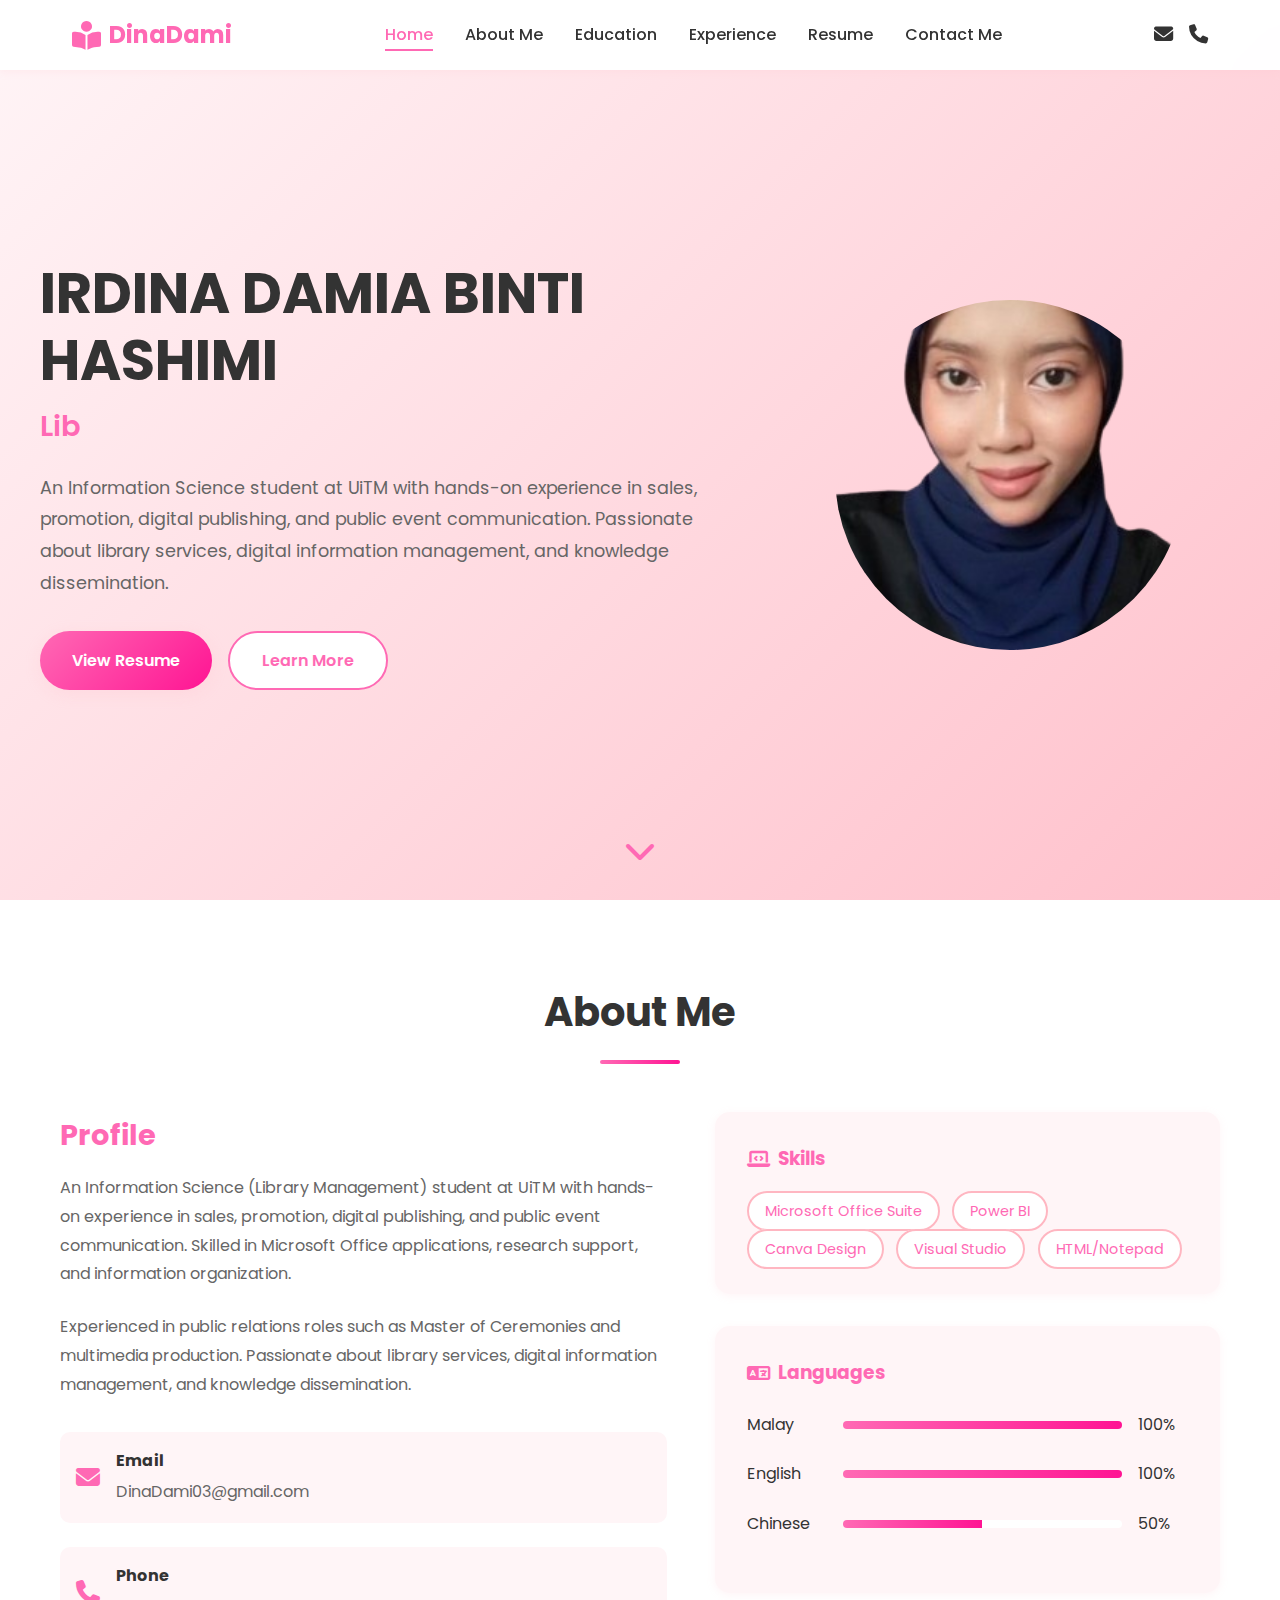
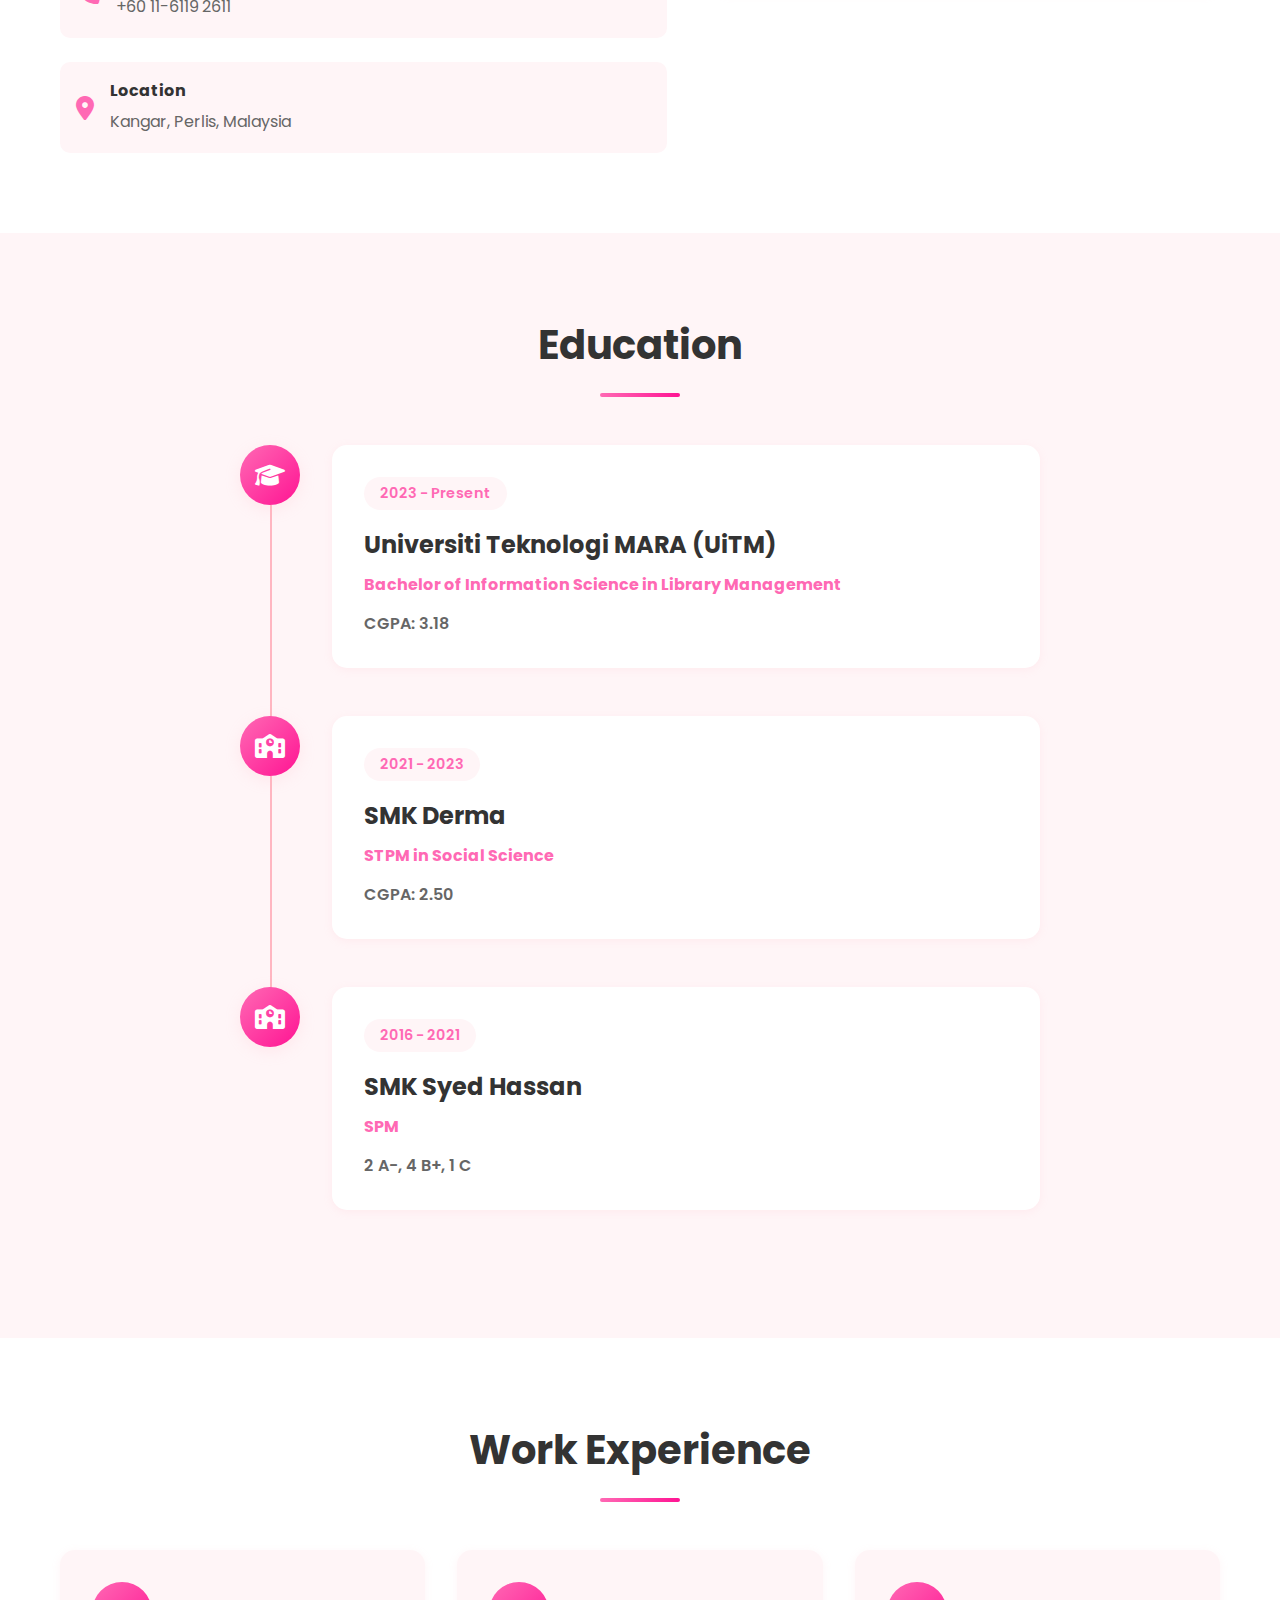
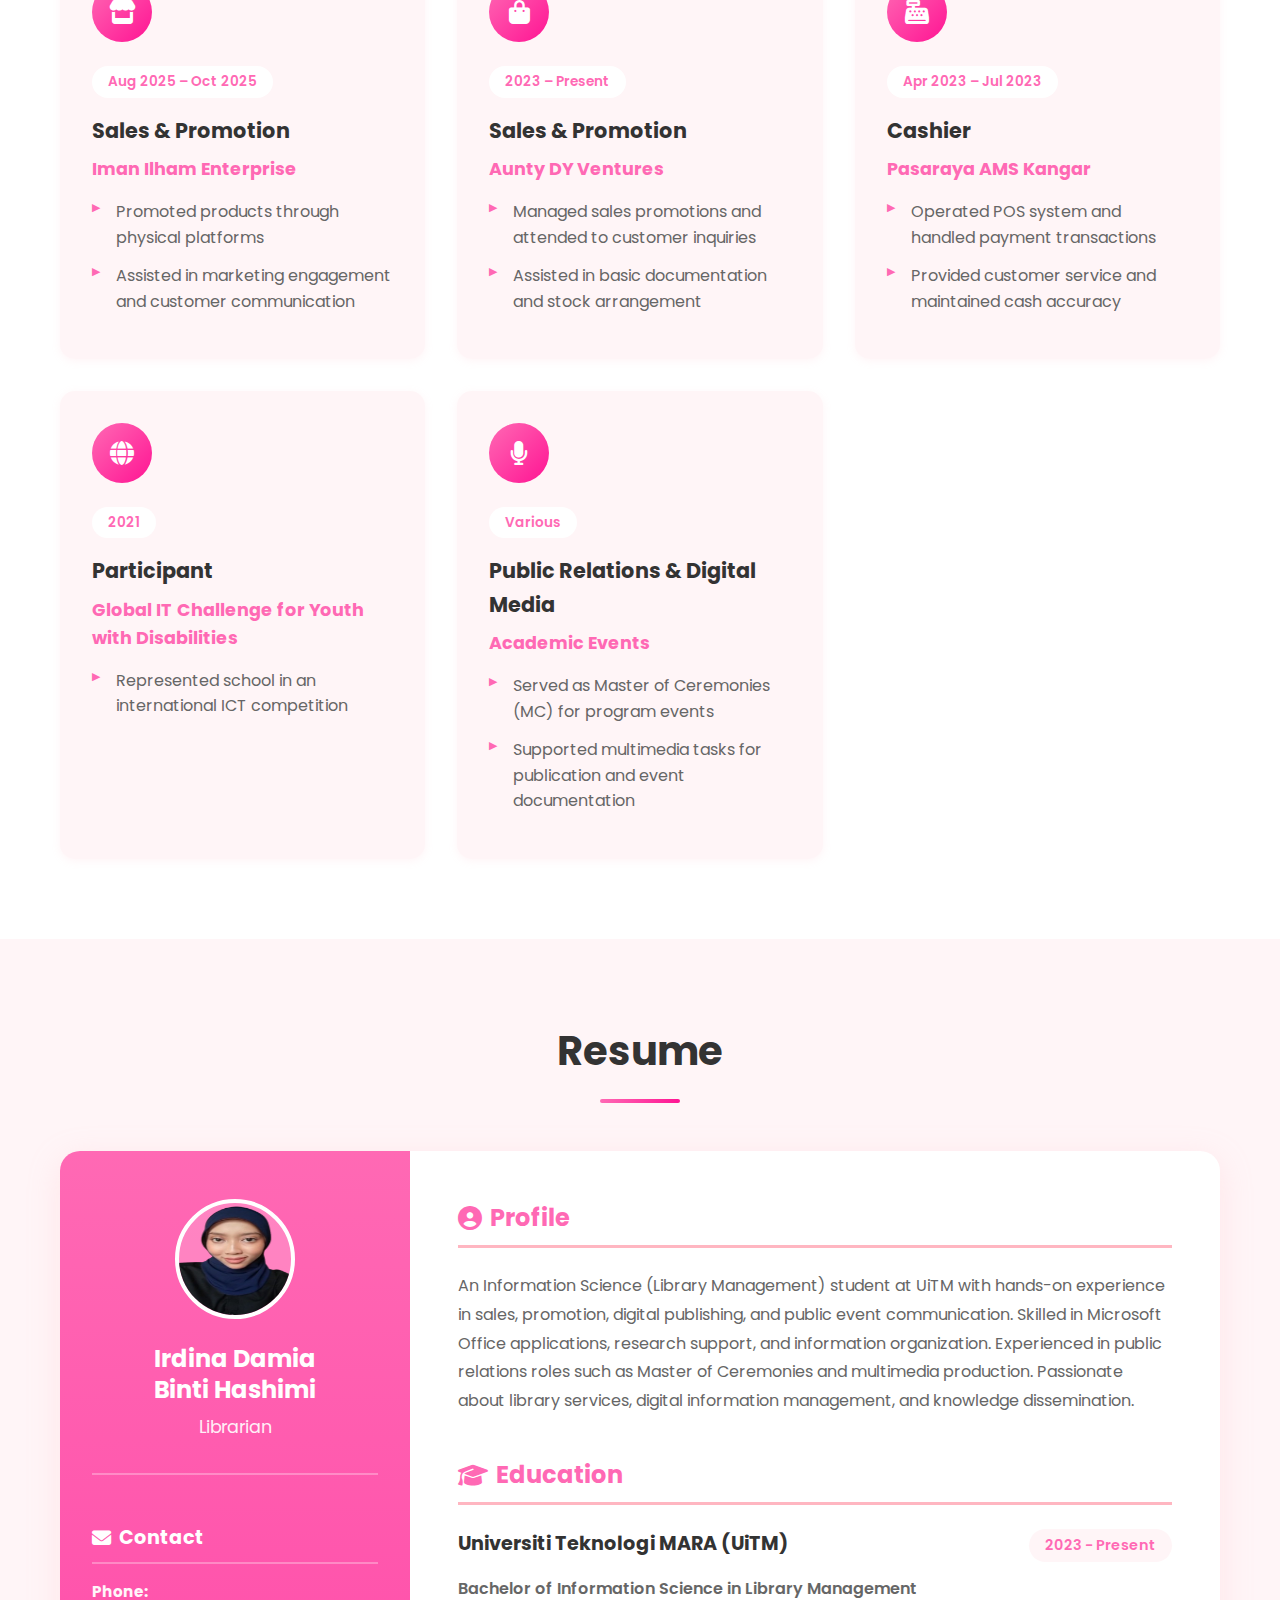
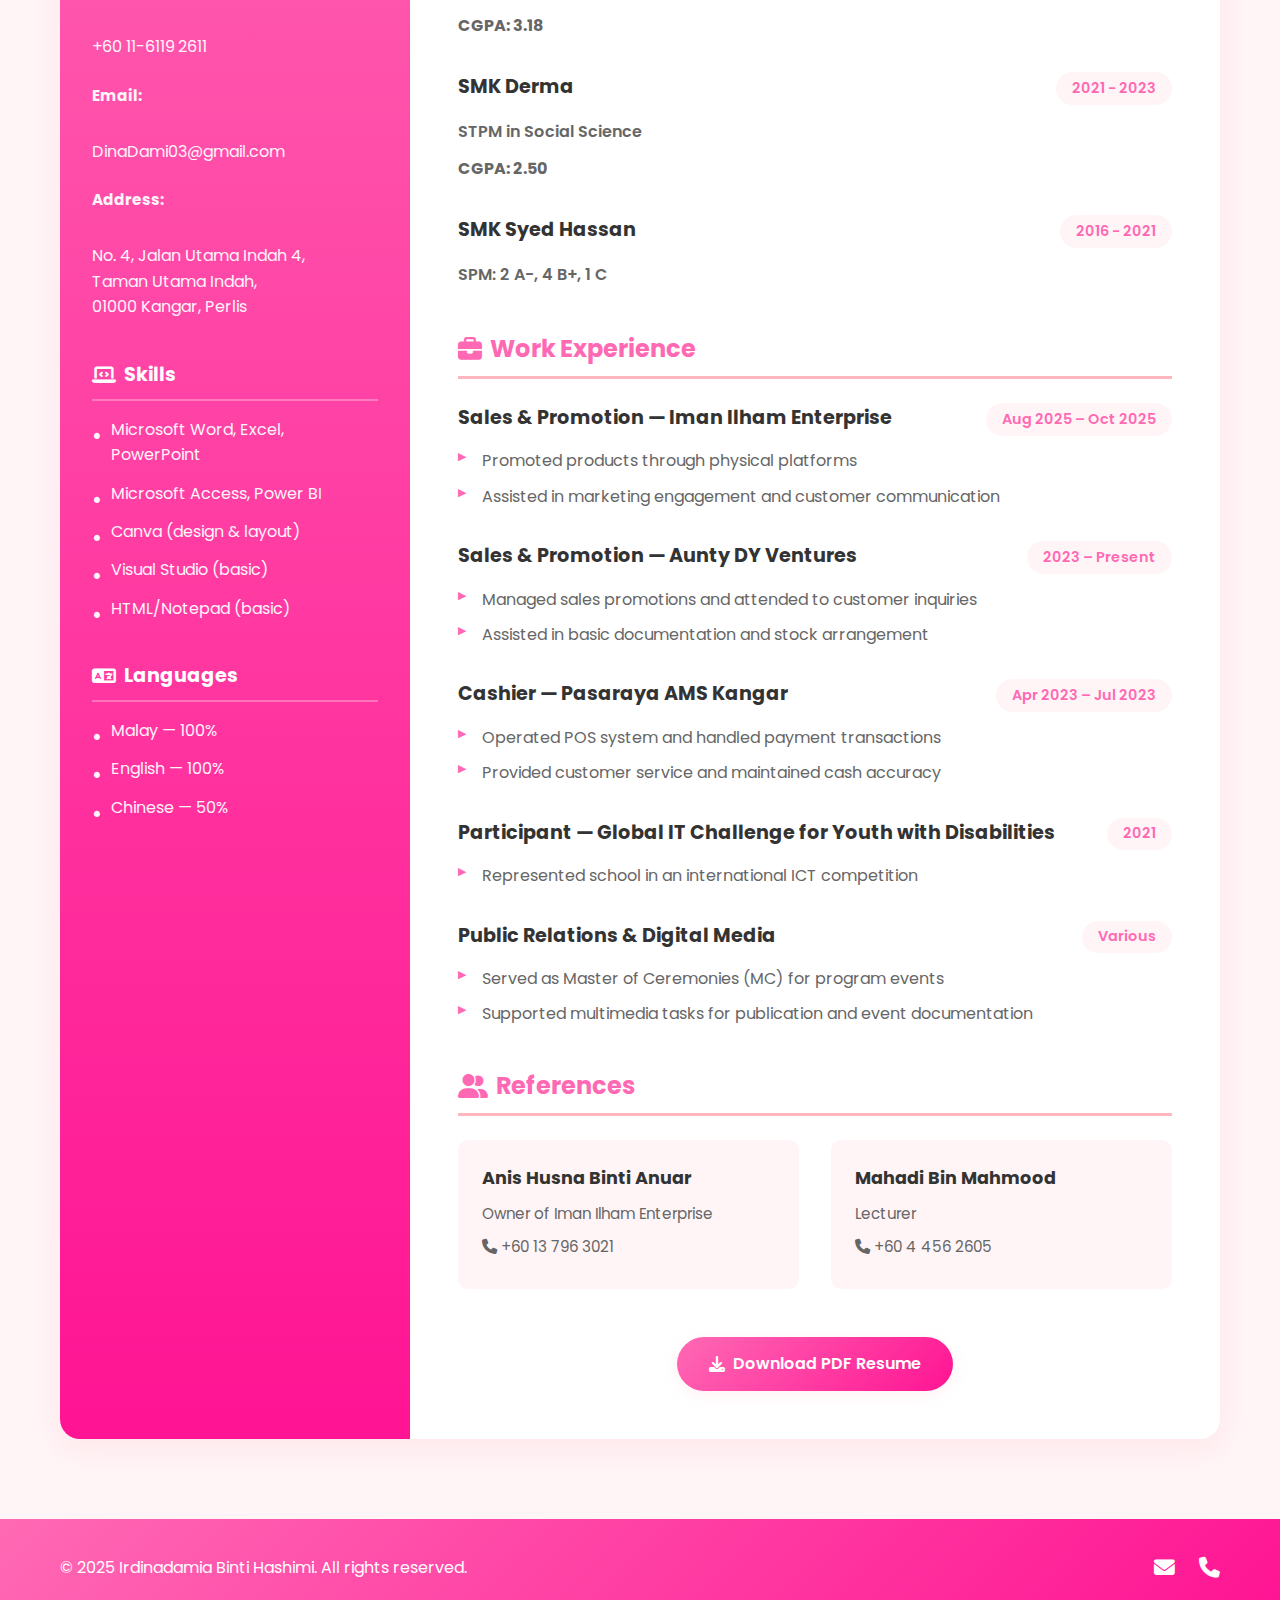
<file: index.html>
<!DOCTYPE html>
<html lang="en">

<head>
    <meta charset="UTF-8">
    <meta name="viewport" content="width=device-width, initial-scale=1.0">
    <title>Irdinadamia Binti Hashimi - Portfolio</title>
    <link rel="stylesheet" href="assets/css/style.css">
    <link href="https://fonts.googleapis.com/css2?family=Poppins:wght@300;400;500;600;700&display=swap"
        rel="stylesheet">
    <link rel="stylesheet" href="https://cdnjs.cloudflare.com/ajax/libs/font-awesome/6.4.0/css/all.min.css">
</head>

<body>
 
    <nav class="navbar">
        <div class="nav-container">
            <div class="logo">
                <i class="fas fa-book-reader"></i>
                <span>DinaDami</span>
            </div>
            <ul class="nav-menu">
             <li><a href="index.html" class="nav-link active">Home</a></li>
                <li><a href="about.html" class="nav-link">About Me</a></li>
                <li><a href="education.html" class="nav-link">Education</a></li>
                <li><a href="experience.html" class="nav-link">Experience</a></li>
                <li><a href="resume.html" class="nav-link">Resume</a></li>
		<li><a href="mailto:DinaDami03@gmail.com" class="nav-link">Contact Me</a></li>
            </ul>
            <div class="nav-icons">
                <a href="mailto:DinaDami03@gmail.com"><i class="fas fa-envelope"></i></a>
                <a href="tel:+60116119261"><i class="fas fa-phone"></i></a>
            </div>
            <div class="hamburger">
                <span></span>
                <span></span>
                <span></span>
            </div>
        </div>
    </nav>

   
    <section id="home" class="hero">
        <div class="hero-content">
            <div class="hero-text">
                <h1>IRDINA DAMIA BINTI HASHIMI</h1>
                <h2>Librarian & Information Science Professional</h2>
                <p>An Information Science student at UiTM with hands-on experience in sales, promotion, digital
                    publishing, and public event communication. Passionate about library services, digital information
                    management, and knowledge dissemination.</p>
                <div class="hero-buttons">
                    <a href="#resume" class="btn btn-primary">View Resume</a>
                    <a href="#about" class="btn btn-secondary">Learn More</a>
                </div>
            </div>
            <div class="hero-image">
                <!-- <div class="profile-circle">
                    <i class="fas fa-user-graduate"></i>
                </div> -->
                <img src="assets/img/avatar.png" alt="Irdinadamia Binti Hashimi" class="profile-image"
                    style="border-radius: 75%; width: 350px; height: 350px; object-fit: cover;">
            </div>
        </div>
        <div class="scroll-indicator">
            <i class="fas fa-chevron-down"></i>
        </div>
    </section>

   
    <section id="about" class="about">
        <div class="container">
            <div class="section-header">
                <h2>About Me</h2>
                <div class="section-line"></div>
            </div>
            <div class="about-content">
                <div class="about-text">
                    <h3>Profile</h3>
                    <p>An Information Science (Library Management) student at UiTM with hands-on experience in sales,
                        promotion, digital publishing, and public event communication. Skilled in Microsoft Office
                        applications, research support, and information organization.</p>
                    <p>Experienced in public relations roles such as Master of Ceremonies and multimedia production.
                        Passionate about library services, digital information management, and knowledge dissemination.
                    </p>

                    <div class="info-grid">
                        <div class="info-item">
                            <i class="fas fa-envelope"></i>
                            <div>
                                <strong>Email</strong>
                                <p>DinaDami03@gmail.com</p>
                            </div>
                        </div>
                        <div class="info-item">
                            <i class="fas fa-phone"></i>
                            <div>
                                <strong>Phone</strong>
                                <p>+60 11-6119 2611</p>
                            </div>
                        </div>
                        <div class="info-item">
                            <i class="fas fa-map-marker-alt"></i>
                            <div>
                                <strong>Location</strong>
                                <p>Kangar, Perlis, Malaysia</p>
                            </div>
                        </div>
                    </div>
                </div>
                <div class="skills-languages">
                    <div class="skills-box">
                        <h3><i class="fas fa-laptop-code"></i> Skills</h3>
                        <ul class="skills-list">
                            <li><span class="skill-tag">Microsoft Office Suite</span></li>
                            <li><span class="skill-tag">Power BI</span></li>
                            <li><span class="skill-tag">Canva Design</span></li>
                            <li><span class="skill-tag">Visual Studio</span></li>
                            <li><span class="skill-tag">HTML/Notepad</span></li>
                        </ul>
                    </div>
                    <div class="languages-box">
                        <h3><i class="fas fa-language"></i> Languages</h3>
                        <div class="language-item">
                            <span>Malay</span>
                            <div class="progress-bar">
                                <div class="progress" style="width: 100%"></div>
                            </div>
                            <span>100%</span>
                        </div>
                        <div class="language-item">
                            <span>English</span>
                            <div class="progress-bar">
                                <div class="progress" style="width: 100%"></div>
                            </div>
                            <span>100%</span>
                        </div>
                        <div class="language-item">
                            <span>Chinese</span>
                            <div class="progress-bar">
                                <div class="progress" style="width: 50%"></div>
                            </div>
                            <span>50%</span>
                        </div>
                    </div>
                </div>
            </div>
        </div>
    </section>

    
    <section id="education" class="education">
        <div class="container">
            <div class="section-header">
                <h2>Education</h2>
                <div class="section-line"></div>
            </div>
            <div class="education-timeline">
                <div class="timeline-item">
                    <div class="timeline-icon">
                        <i class="fas fa-graduation-cap"></i>
                    </div>
                    <div class="timeline-content">
                        <span class="timeline-date">2023 - Present</span>
                        <h3>Universiti Teknologi MARA (UiTM)</h3>
                        <h4>Bachelor of Information Science in Library Management</h4>
                        <p class="cgpa">CGPA: 3.18</p>
                    </div>
                </div>
                <div class="timeline-item">
                    <div class="timeline-icon">
                        <i class="fas fa-school"></i>
                    </div>
                    <div class="timeline-content">
                        <span class="timeline-date">2021 - 2023</span>
                        <h3>SMK Derma</h3>
                        <h4>STPM in Social Science</h4>
                        <p class="cgpa">CGPA: 2.50</p>
                    </div>
                </div>
                <div class="timeline-item">
                    <div class="timeline-icon">
                        <i class="fas fa-school"></i>
                    </div>
                    <div class="timeline-content">
                        <span class="timeline-date">2016 - 2021</span>
                        <h3>SMK Syed Hassan</h3>
                        <h4>SPM</h4>
                        <p class="cgpa">2 A-, 4 B+, 1 C</p>
                    </div>
                </div>
            </div>
        </div>
    </section>

    
    <section id="experience" class="experience">
        <div class="container">
            <div class="section-header">
                <h2>Work Experience</h2>
                <div class="section-line"></div>
            </div>
            <div class="experience-grid">
                <div class="experience-card">
                    <div class="card-icon">
                        <i class="fas fa-store"></i>
                    </div>
                    <span class="card-date">Aug 2025 – Oct 2025</span>
                    <h3>Sales & Promotion</h3>
                    <h4>Iman Ilham Enterprise</h4>
                    <ul>
                        <li>Promoted products through physical platforms</li>
                        <li>Assisted in marketing engagement and customer communication</li>
                    </ul>
                </div>
                <div class="experience-card">
                    <div class="card-icon">
                        <i class="fas fa-shopping-bag"></i>
                    </div>
                    <span class="card-date">2023 – Present</span>
                    <h3>Sales & Promotion</h3>
                    <h4>Aunty DY Ventures</h4>
                    <ul>
                        <li>Managed sales promotions and attended to customer inquiries</li>
                        <li>Assisted in basic documentation and stock arrangement</li>
                    </ul>
                </div>
                <div class="experience-card">
                    <div class="card-icon">
                        <i class="fas fa-cash-register"></i>
                    </div>
                    <span class="card-date">Apr 2023 – Jul 2023</span>
                    <h3>Cashier</h3>
                    <h4>Pasaraya AMS Kangar</h4>
                    <ul>
                        <li>Operated POS system and handled payment transactions</li>
                        <li>Provided customer service and maintained cash accuracy</li>
                    </ul>
                </div>
                <div class="experience-card">
                    <div class="card-icon">
                        <i class="fas fa-globe"></i>
                    </div>
                    <span class="card-date">2021</span>
                    <h3>Participant</h3>
                    <h4>Global IT Challenge for Youth with Disabilities</h4>
                    <ul>
                        <li>Represented school in an international ICT competition</li>
                    </ul>
                </div>
                <div class="experience-card">
                    <div class="card-icon">
                        <i class="fas fa-microphone"></i>
                    </div>
                    <span class="card-date">Various</span>
                    <h3>Public Relations & Digital Media</h3>
                    <h4>Academic Events</h4>
                    <ul>
                        <li>Served as Master of Ceremonies (MC) for program events</li>
                        <li>Supported multimedia tasks for publication and event documentation</li>
                    </ul>
                </div>
            </div>
        </div>
    </section>


    <section id="resume" class="resume">
        <div class="container">
            <div class="section-header">
                <h2>Resume</h2>
                <div class="section-line"></div>
            </div>
            <div class="resume-landscape">
                <div class="resume-sidebar">
                    <div class="resume-profile">
                        <!-- <div class="resume-avatar">
                            <i class="fas fa-user"></i>
                        </div> -->
                        <img src="assets/img/avatar.png" alt="Irdinadamia Binti Hashimi" class="resume-avatar">
                        <h3>Irdina Damia<br>Binti Hashimi</h3>
                        <p class="resume-title">Librarian</p>
                    </div>

                    <div class="resume-section">
                        <h4><i class="fas fa-envelope"></i> Contact</h4>
                        <div class="resume-item">
                            <p><strong>Phone:</strong><br>+60 11-6119 2611</p>
                        </div>
                        <div class="resume-item">
                            <p><strong>Email:</strong><br>DinaDami03@gmail.com</p>
                        </div>
                        <div class="resume-item">
                            <p><strong>Address:</strong><br>No. 4, Jalan Utama Indah 4,<br>Taman Utama Indah,<br>01000
                                Kangar, Perlis</p>
                        </div>
                    </div>

                    <div class="resume-section">
                        <h4><i class="fas fa-laptop-code"></i> Skills</h4>
                        <ul class="resume-list">
                            <li>Microsoft Word, Excel, PowerPoint</li>
                            <li>Microsoft Access, Power BI</li>
                            <li>Canva (design & layout)</li>
                            <li>Visual Studio (basic)</li>
                            <li>HTML/Notepad (basic)</li>
                        </ul>
                    </div>

                    <div class="resume-section">
                        <h4><i class="fas fa-language"></i> Languages</h4>
                        <ul class="resume-list">
                            <li>Malay — 100%</li>
                            <li>English — 100%</li>
                            <li>Chinese — 50%</li>
                        </ul>
                    </div>
                </div>

                <div class="resume-main">
                    <div class="resume-section">
                        <h4><i class="fas fa-user-circle"></i> Profile</h4>
                        <p>An Information Science (Library Management) student at UiTM with hands-on experience in
                            sales, promotion, digital publishing, and public event communication. Skilled in Microsoft
                            Office applications, research support, and information organization. Experienced in public
                            relations roles such as Master of Ceremonies and multimedia production. Passionate about
                            library services, digital information management, and knowledge dissemination.</p>
                    </div>

                    <div class="resume-section">
                        <h4><i class="fas fa-graduation-cap"></i> Education</h4>
                        <div class="resume-item">
                            <div class="resume-item-header">
                                <h5>Universiti Teknologi MARA (UiTM)</h5>
                                <span>2023 - Present</span>
                            </div>
                            <p class="resume-subtitle">Bachelor of Information Science in Library Management</p>
                            <p><strong>CGPA: 3.18</strong></p>
                        </div>
                        <div class="resume-item">
                            <div class="resume-item-header">
                                <h5>SMK Derma</h5>
                                <span>2021 - 2023</span>
                            </div>
                            <p class="resume-subtitle">STPM in Social Science</p>
                            <p><strong>CGPA: 2.50</strong></p>
                        </div>
                        <div class="resume-item">
                            <div class="resume-item-header">
                                <h5>SMK Syed Hassan</h5>
                                <span>2016 - 2021</span>
                            </div>
                            <p class="resume-subtitle">SPM: 2 A-, 4 B+, 1 C</p>
                        </div>
                    </div>

                    <div class="resume-section">
                        <h4><i class="fas fa-briefcase"></i> Work Experience</h4>
                        <div class="resume-item">
                            <div class="resume-item-header">
                                <h5>Sales & Promotion — Iman Ilham Enterprise</h5>
                                <span>Aug 2025 – Oct 2025</span>
                            </div>
                            <ul>
                                <li>Promoted products through physical platforms</li>
                                <li>Assisted in marketing engagement and customer communication</li>
                            </ul>
                        </div>
                        <div class="resume-item">
                            <div class="resume-item-header">
                                <h5>Sales & Promotion — Aunty DY Ventures</h5>
                                <span>2023 – Present</span>
                            </div>
                            <ul>
                                <li>Managed sales promotions and attended to customer inquiries</li>
                                <li>Assisted in basic documentation and stock arrangement</li>
                            </ul>
                        </div>
                        <div class="resume-item">
                            <div class="resume-item-header">
                                <h5>Cashier — Pasaraya AMS Kangar</h5>
                                <span>Apr 2023 – Jul 2023</span>
                            </div>
                            <ul>
                                <li>Operated POS system and handled payment transactions</li>
                                <li>Provided customer service and maintained cash accuracy</li>
                            </ul>
                        </div>
                        <div class="resume-item">
                            <div class="resume-item-header">
                                <h5>Participant — Global IT Challenge for Youth with Disabilities</h5>
                                <span>2021</span>
                            </div>
                            <ul>
                                <li>Represented school in an international ICT competition</li>
                            </ul>
                        </div>
                        <div class="resume-item">
                            <div class="resume-item-header">
                                <h5>Public Relations & Digital Media</h5>
                                <span>Various</span>
                            </div>
                            <ul>
                                <li>Served as Master of Ceremonies (MC) for program events</li>
                                <li>Supported multimedia tasks for publication and event documentation</li>
                            </ul>
                        </div>
                    </div>

                    <div class="resume-section">
                        <h4><i class="fas fa-user-friends"></i> References</h4>
                        <div class="resume-references">
                            <div class="reference-item">
                                <h5>Anis Husna Binti Anuar</h5>
                                <p>Owner of Iman Ilham Enterprise</p>
                                <p><i class="fas fa-phone"></i> +60 13 796 3021</p>
                            </div>
                            <div class="reference-item">
                                <h5>Mahadi Bin Mahmood</h5>
                                <p>Lecturer</p>
                                <p><i class="fas fa-phone"></i> +60 4 456 2605</p>
                            </div>
                        </div>
                    </div>

                    <div class="resume-button-container">
                        <a href="assets/docs/IRDINA DAMIA BINTI HASHIMI (2023644124)_RESUME.pdf" class="btn btn-primary" download>
                            <i class="fas fa-download"></i> Download PDF Resume
                        </a>
                    </div>
                </div>
            </div>
        </div>
    </section>

  
    <footer class="footer">
        <div class="container">
            <p>&copy; 2025 Irdinadamia Binti Hashimi. All rights reserved.</p>
            <div class="footer-links">
                <a href="mailto:DinaDami03@gmail.com"><i class="fas fa-envelope"></i></a>
                <a href="tel:60116119261"><i class="fas fa-phone"></i></a>
            </div>
        </div>
    </footer>

    <script src="assets/js/main.js"></script>
</body>

</html>
</file>
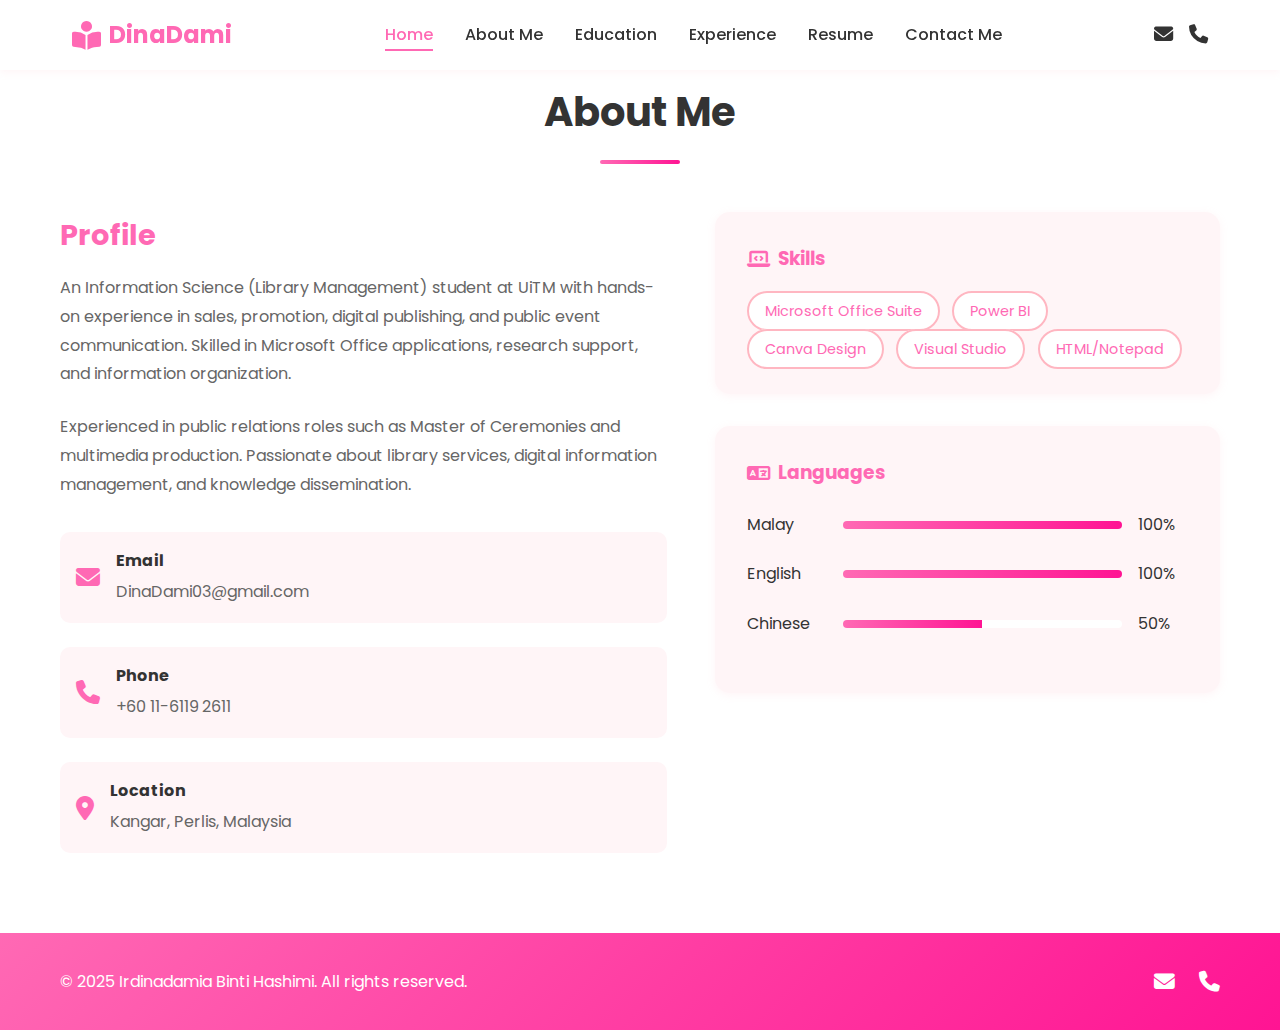
<file: about.html>
<!DOCTYPE html>
<html lang="en">

<head>
    <meta charset="UTF-8">
    <meta name="viewport" content="width=device-width, initial-scale=1.0">
    <title>IRDINA DAMIA BINTI HASHIMI - Portfolio</title>
    <link rel="stylesheet" href="assets/css/style.css">
    <link href="https://fonts.googleapis.com/css2?family=Poppins:wght@300;400;500;600;700&display=swap"
        rel="stylesheet">
    <link rel="stylesheet" href="https://cdnjs.cloudflare.com/ajax/libs/font-awesome/6.4.0/css/all.min.css">
</head>

<body>

    <nav class="navbar">
        <div class="nav-container">
            <div class="logo">
                <i class="fas fa-book-reader"></i>
                <span>DinaDami</span>
            </div>
            <ul class="nav-menu">
                <li><a href="index.html" class="nav-link active">Home</a></li>
                <li><a href="about.html" class="nav-link">About Me</a></li>
                <li><a href="education.html" class="nav-link">Education</a></li>
                <li><a href="experience.html" class="nav-link">Experience</a></li>
                <li><a href="resume.html" class="nav-link">Resume</a></li>
		<li><a href="mailto:DinaDami03@gmail.com" class="nav-link">Contact Me</a></li>
            </ul>
            <div class="nav-icons">
                <a href="mailto:DinaDami03@gmail.com"><i class="fas fa-envelope"></i></a>
                <a href="tel:+60116119261"><i class="fas fa-phone"></i></a>
            </div>
            <div class="hamburger">
                <span></span>
                <span></span>
                <span></span>
            </div>
        </div>
    </nav>

<section id="about" class="about">
        <div class="container">
            <div class="section-header">
                <h2>About Me</h2>
                <div class="section-line"></div>
            </div>
            <div class="about-content">
                <div class="about-text">
                    <h3>Profile</h3>
                    <p>An Information Science (Library Management) student at UiTM with hands-on experience in sales,
                        promotion, digital publishing, and public event communication. Skilled in Microsoft Office
                        applications, research support, and information organization.</p>
                    <p>Experienced in public relations roles such as Master of Ceremonies and multimedia production.
                        Passionate about library services, digital information management, and knowledge dissemination.
                    </p>

                    <div class="info-grid">
                        <div class="info-item">
                            <i class="fas fa-envelope"></i>
                            <div>
                                <strong>Email</strong>
                                <p>DinaDami03@gmail.com</p>
                            </div>
                        </div>
                        <div class="info-item">
                            <i class="fas fa-phone"></i>
                            <div>
                                <strong>Phone</strong>
                                <p>+60 11-6119 2611</p>
                            </div>
                        </div>
                        <div class="info-item">
                            <i class="fas fa-map-marker-alt"></i>
                            <div>
                                <strong>Location</strong>
                                <p>Kangar, Perlis, Malaysia</p>
                            </div>
                        </div>
                    </div>
                </div>
                <div class="skills-languages">
                    <div class="skills-box">
                        <h3><i class="fas fa-laptop-code"></i> Skills</h3>
                        <ul class="skills-list">
                            <li><span class="skill-tag">Microsoft Office Suite</span></li>
                            <li><span class="skill-tag">Power BI</span></li>
                            <li><span class="skill-tag">Canva Design</span></li>
                            <li><span class="skill-tag">Visual Studio</span></li>
                            <li><span class="skill-tag">HTML/Notepad</span></li>
                        </ul>
                    </div>
                    <div class="languages-box">
                        <h3><i class="fas fa-language"></i> Languages</h3>
                        <div class="language-item">
                            <span>Malay</span>
                            <div class="progress-bar">
                                <div class="progress" style="width: 100%"></div>
                            </div>
                            <span>100%</span>
                        </div>
                        <div class="language-item">
                            <span>English</span>
                            <div class="progress-bar">
                                <div class="progress" style="width: 100%"></div>
                            </div>
                            <span>100%</span>
                        </div>
                        <div class="language-item">
                            <span>Chinese</span>
                            <div class="progress-bar">
                                <div class="progress" style="width: 50%"></div>
                            </div>
                            <span>50%</span>
                        </div>
                    </div>
                </div>
            </div>
        </div>
    </section>
 <footer class="footer">
        <div class="container">
            <p>&copy; 2025 Irdinadamia Binti Hashimi. All rights reserved.</p>
            <div class="footer-links">
                <a href="mailto:DinaDami03@gmail.com"><i class="fas fa-envelope"></i></a>
                <a href="tel:60116119261"><i class="fas fa-phone"></i></a>
            </div>
        </div>
    </footer>

    <script src="assets/js/main.js"></script>
</body>

</html>
</file>
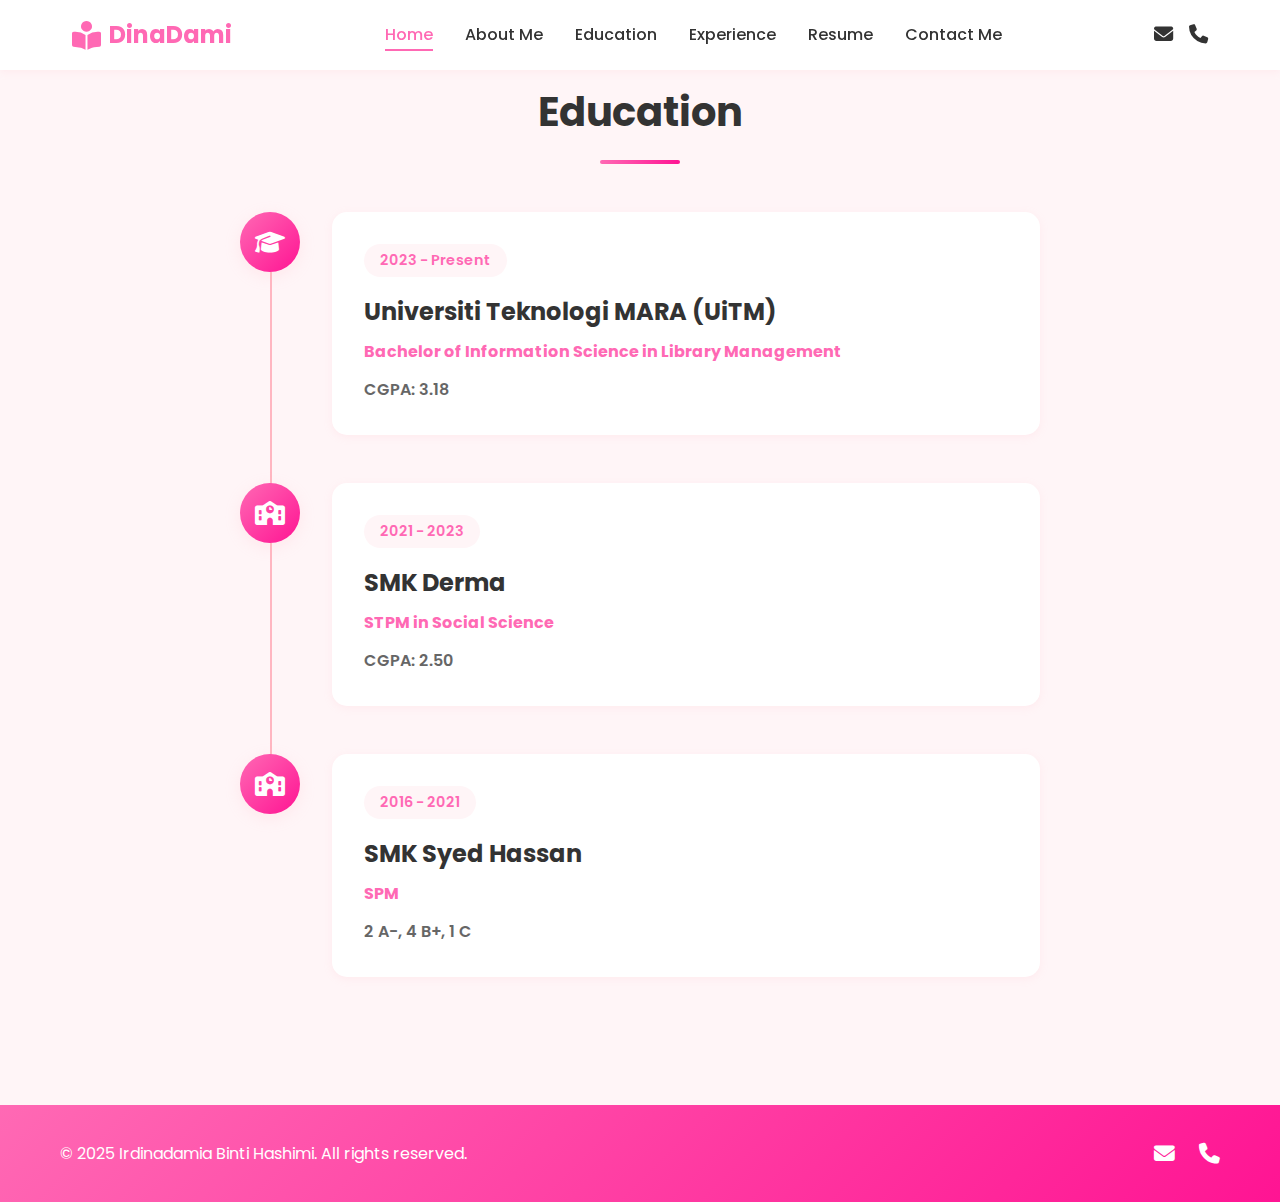
<file: education.html>
<!DOCTYPE html>
<html lang="en">

<head>
    <meta charset="UTF-8">
    <meta name="viewport" content="width=device-width, initial-scale=1.0">
    <title>IRDINA DAMIA BINTI HASHIMI - Portfolio</title>
    <link rel="stylesheet" href="assets/css/style.css">
    <link href="https://fonts.googleapis.com/css2?family=Poppins:wght@300;400;500;600;700&display=swap"
        rel="stylesheet">
    <link rel="stylesheet" href="https://cdnjs.cloudflare.com/ajax/libs/font-awesome/6.4.0/css/all.min.css">
</head>

<body>

    <nav class="navbar">
        <div class="nav-container">
            <div class="logo">
                <i class="fas fa-book-reader"></i>
                <span>DinaDami</span>
            </div>
            <ul class="nav-menu">
           	<li><a href="index.html" class="nav-link active">Home</a></li>
                <li><a href="about.html" class="nav-link">About Me</a></li>
                <li><a href="education.html" class="nav-link">Education</a></li>
                <li><a href="experience.html" class="nav-link">Experience</a></li>
                <li><a href="resume.html" class="nav-link">Resume</a></li>
		<li><a href="mailto:DinaDami03@gmail.com" class="nav-link">Contact Me</a></li>
            </ul>
            <div class="nav-icons">
                <a href="mailto:DinaDami03@gmail.com"><i class="fas fa-envelope"></i></a>
                <a href="tel:+60116119261"><i class="fas fa-phone"></i></a>
            </div>
            <div class="hamburger">
                <span></span>
                <span></span>
                <span></span>
            </div>
        </div>
    </nav>

  <section id="education" class="education">
        <div class="container">
            <div class="section-header">
                <h2>Education</h2>
                <div class="section-line"></div>
            </div>
            <div class="education-timeline">
                <div class="timeline-item">
                    <div class="timeline-icon">
                        <i class="fas fa-graduation-cap"></i>
                    </div>
                    <div class="timeline-content">
                        <span class="timeline-date">2023 - Present</span>
                        <h3>Universiti Teknologi MARA (UiTM)</h3>
                        <h4>Bachelor of Information Science in Library Management</h4>
                        <p class="cgpa">CGPA: 3.18</p>
                    </div>
                </div>
                <div class="timeline-item">
                    <div class="timeline-icon">
                        <i class="fas fa-school"></i>
                    </div>
                    <div class="timeline-content">
                        <span class="timeline-date">2021 - 2023</span>
                        <h3>SMK Derma</h3>
                        <h4>STPM in Social Science</h4>
                        <p class="cgpa">CGPA: 2.50</p>
                    </div>
                </div>
                <div class="timeline-item">
                    <div class="timeline-icon">
                        <i class="fas fa-school"></i>
                    </div>
                    <div class="timeline-content">
                        <span class="timeline-date">2016 - 2021</span>
                        <h3>SMK Syed Hassan</h3>
                        <h4>SPM</h4>
                        <p class="cgpa">2 A-, 4 B+, 1 C</p>
                    </div>
                </div>
            </div>
        </div>
    </section>

 <footer class="footer">
        <div class="container">
            <p>&copy; 2025 Irdinadamia Binti Hashimi. All rights reserved.</p>
            <div class="footer-links">
                <a href="mailto:DinaDami03@gmail.com"><i class="fas fa-envelope"></i></a>
                <a href="tel:60116119261"><i class="fas fa-phone"></i></a>
            </div>
        </div>
    </footer>

    <script src="assets/js/main.js"></script>
</body>

</html>
</file>
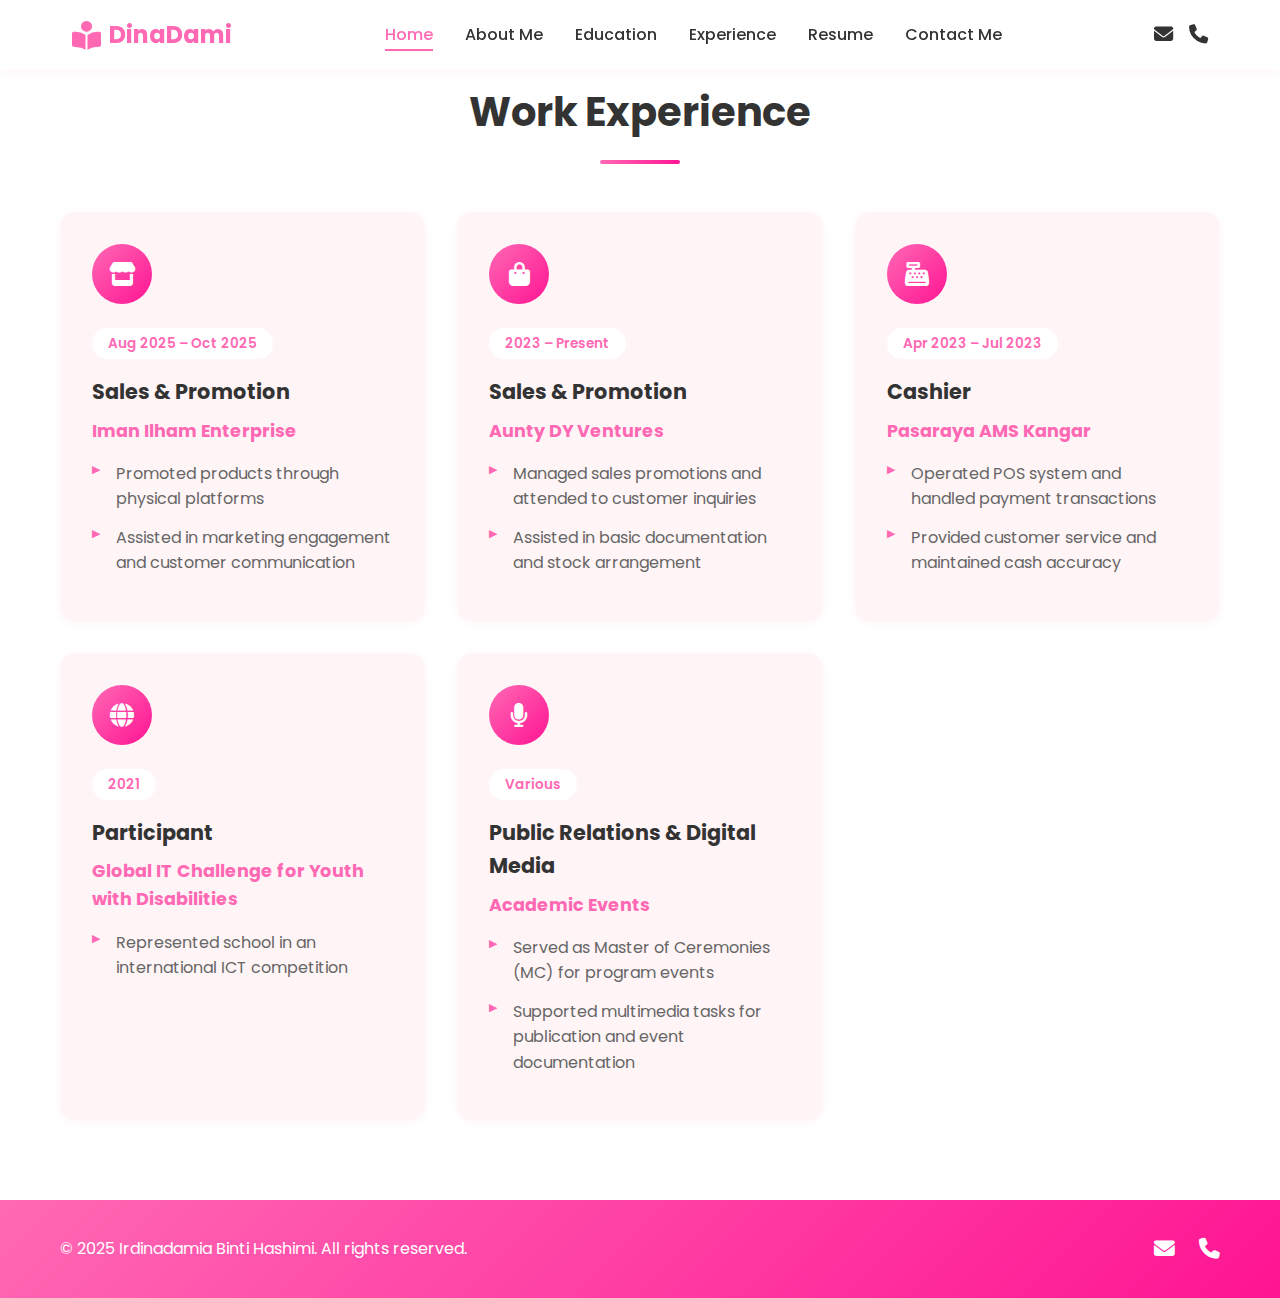
<file: experience.html>
<!DOCTYPE html>
<html lang="en">

<head>
    <meta charset="UTF-8">
    <meta name="viewport" content="width=device-width, initial-scale=1.0">
    <title>IRDINA DAMIA BINTI HASHIMI - Portfolio</title>
    <link rel="stylesheet" href="assets/css/style.css">
    <link href="https://fonts.googleapis.com/css2?family=Poppins:wght@300;400;500;600;700&display=swap"
        rel="stylesheet">
    <link rel="stylesheet" href="https://cdnjs.cloudflare.com/ajax/libs/font-awesome/6.4.0/css/all.min.css">
</head>

<body>

    <nav class="navbar">
        <div class="nav-container">
            <div class="logo">
                <i class="fas fa-book-reader"></i>
                <span>DinaDami</span>
            </div>
            <ul class="nav-menu">
     		<li><a href="index.html" class="nav-link active">Home</a></li>
                <li><a href="about.html" class="nav-link">About Me</a></li>
                <li><a href="education.html" class="nav-link">Education</a></li>
                <li><a href="experience.html" class="nav-link">Experience</a></li>
                <li><a href="resume.html" class="nav-link">Resume</a></li>
		<li><a href="mailto:DinaDami03@gmail.com" class="nav-link">Contact Me</a></li>
            </ul>
            <div class="nav-icons">
                <a href="mailto:DinaDami03@gmail.com"><i class="fas fa-envelope"></i></a>
                <a href="tel:+60116119261"><i class="fas fa-phone"></i></a>
            </div>
            <div class="hamburger">
                <span></span>
                <span></span>
                <span></span>
            </div>
        </div>
    </nav>
        
<section id="experience" class="experience">
        <div class="container">
            <div class="section-header">
                <h2>Work Experience</h2>
                <div class="section-line"></div>
            </div>
            <div class="experience-grid">
                <div class="experience-card">
                    <div class="card-icon">
                        <i class="fas fa-store"></i>
                    </div>
                    <span class="card-date">Aug 2025 – Oct 2025</span>
                    <h3>Sales & Promotion</h3>
                    <h4>Iman Ilham Enterprise</h4>
                    <ul>
                        <li>Promoted products through physical platforms</li>
                        <li>Assisted in marketing engagement and customer communication</li>
                    </ul>
                </div>
                <div class="experience-card">
                    <div class="card-icon">
                        <i class="fas fa-shopping-bag"></i>
                    </div>
                    <span class="card-date">2023 – Present</span>
                    <h3>Sales & Promotion</h3>
                    <h4>Aunty DY Ventures</h4>
                    <ul>
                        <li>Managed sales promotions and attended to customer inquiries</li>
                        <li>Assisted in basic documentation and stock arrangement</li>
                    </ul>
                </div>
                <div class="experience-card">
                    <div class="card-icon">
                        <i class="fas fa-cash-register"></i>
                    </div>
                    <span class="card-date">Apr 2023 – Jul 2023</span>
                    <h3>Cashier</h3>
                    <h4>Pasaraya AMS Kangar</h4>
                    <ul>
                        <li>Operated POS system and handled payment transactions</li>
                        <li>Provided customer service and maintained cash accuracy</li>
                    </ul>
                </div>
                <div class="experience-card">
                    <div class="card-icon">
                        <i class="fas fa-globe"></i>
                    </div>
                    <span class="card-date">2021</span>
                    <h3>Participant</h3>
                    <h4>Global IT Challenge for Youth with Disabilities</h4>
                    <ul>
                        <li>Represented school in an international ICT competition</li>
                    </ul>
                </div>
                <div class="experience-card">
                    <div class="card-icon">
                        <i class="fas fa-microphone"></i>
                    </div>
                    <span class="card-date">Various</span>
                    <h3>Public Relations & Digital Media</h3>
                    <h4>Academic Events</h4>
                    <ul>
                        <li>Served as Master of Ceremonies (MC) for program events</li>
                        <li>Supported multimedia tasks for publication and event documentation</li>
                    </ul>
                </div>
            </div>
        </div>
    </section>

 <footer class="footer">
        <div class="container">
            <p>&copy; 2025 Irdinadamia Binti Hashimi. All rights reserved.</p>
            <div class="footer-links">
                <a href="mailto:DinaDami03@gmail.com"><i class="fas fa-envelope"></i></a>
                <a href="tel:60116119261"><i class="fas fa-phone"></i></a>
            </div>
        </div>
    </footer>

    <script src="assets/js/main.js"></script>
</body>

</html>
</file>
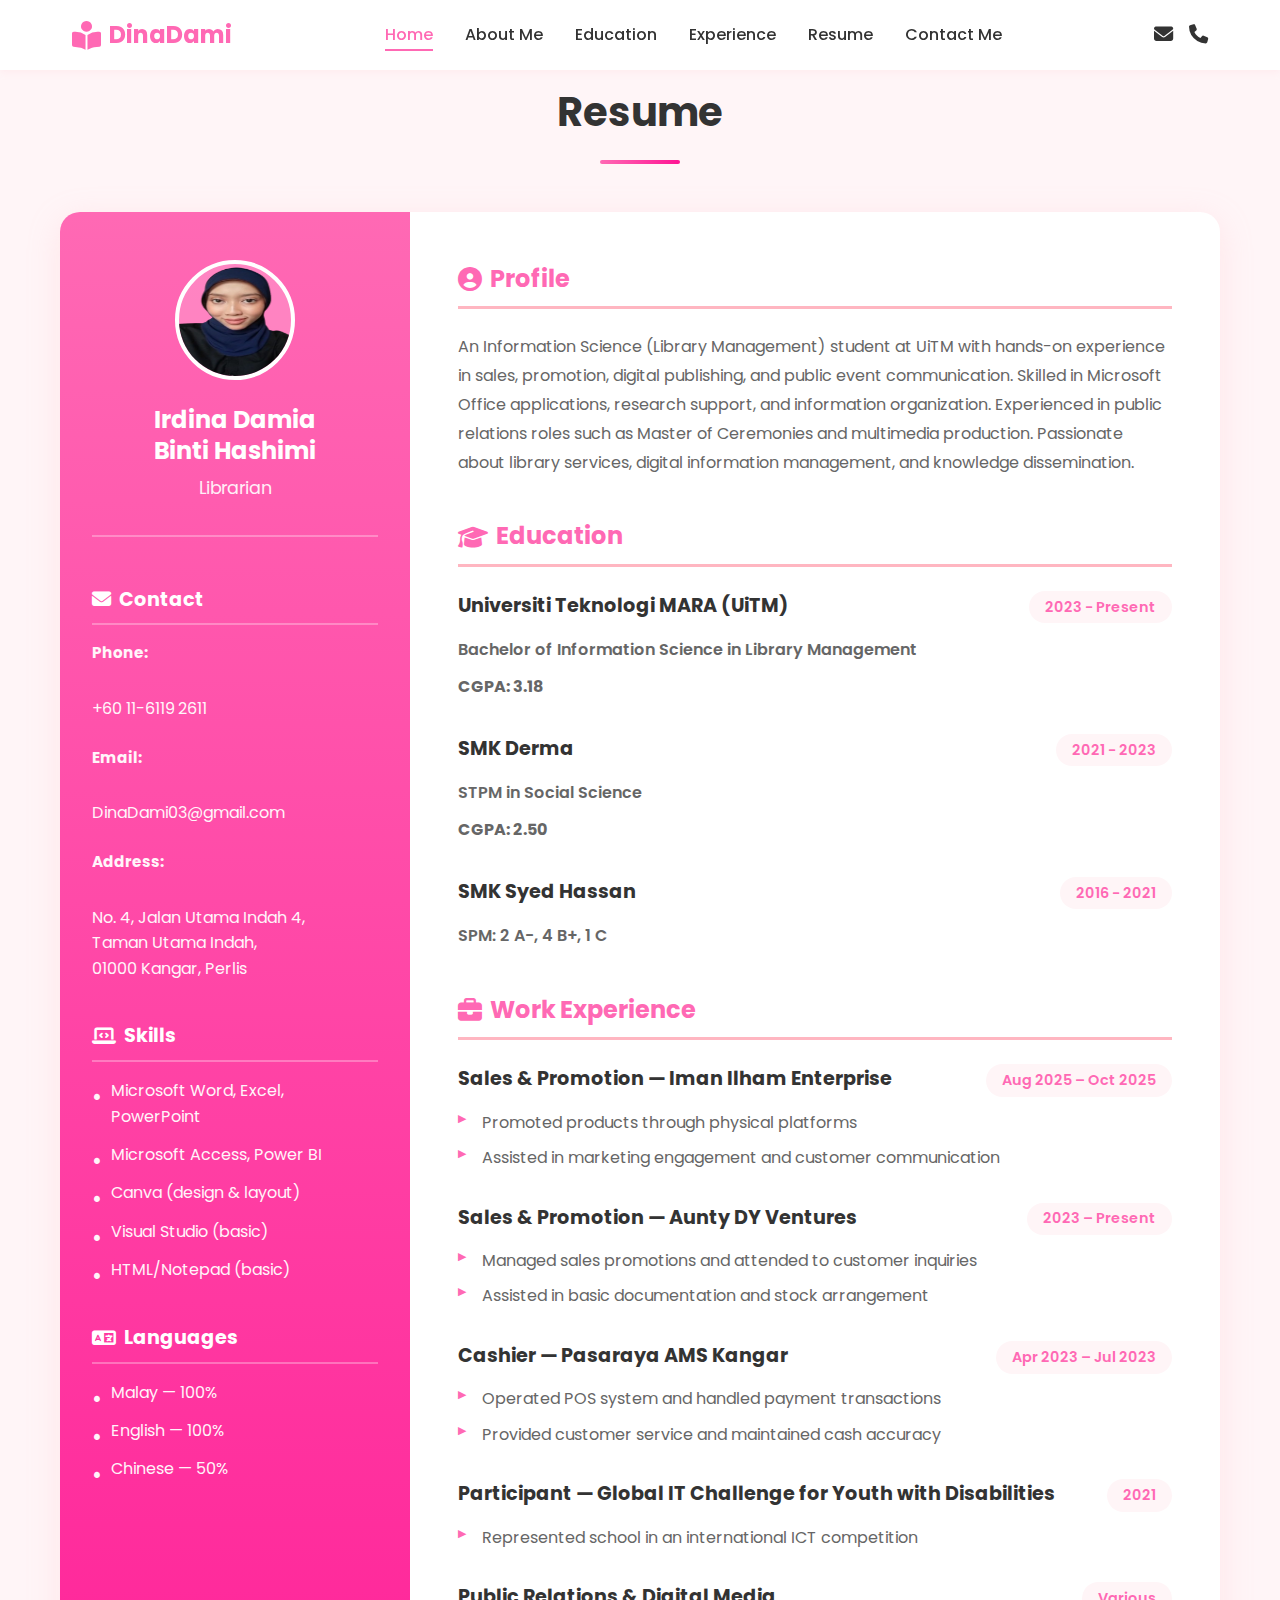
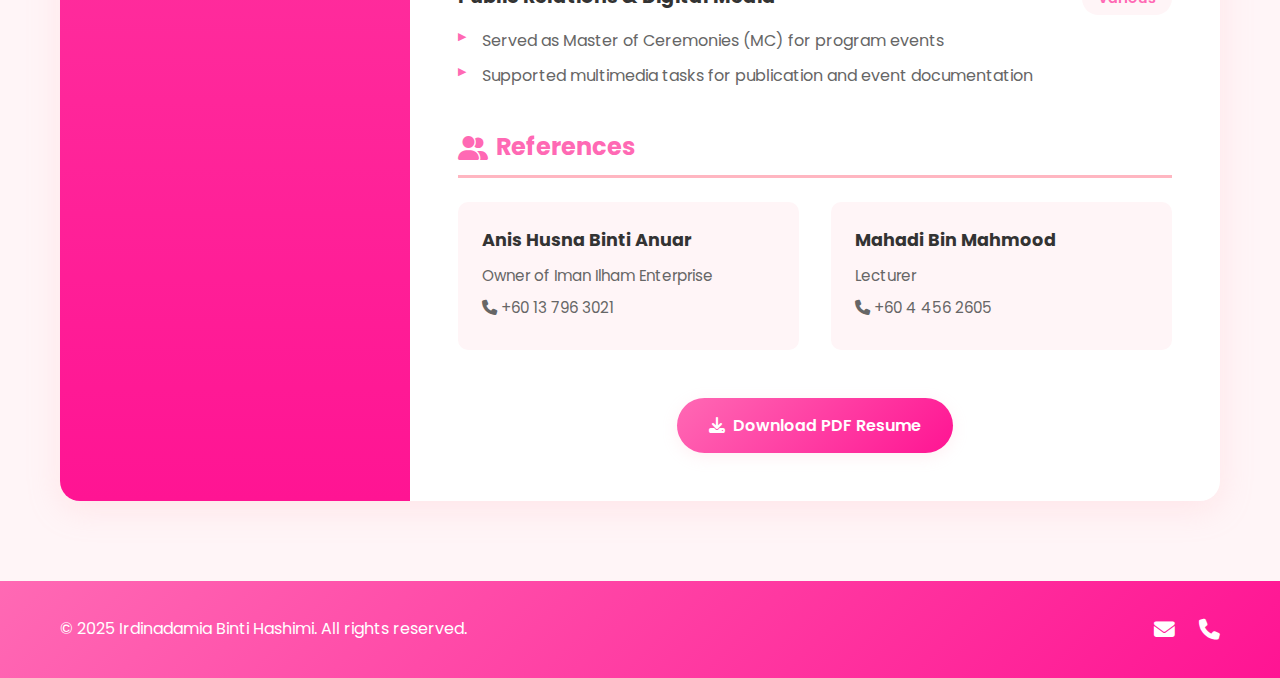
<file: resume.html>
<!DOCTYPE html>
<html lang="en">

<head>
    <meta charset="UTF-8">
    <meta name="viewport" content="width=device-width, initial-scale=1.0">
    <title>IRDINA DAMIA BINTI HASHIMI - Portfolio</title>
    <link rel="stylesheet" href="assets/css/style.css">
    <link href="https://fonts.googleapis.com/css2?family=Poppins:wght@300;400;500;600;700&display=swap"
        rel="stylesheet">
    <link rel="stylesheet" href="https://cdnjs.cloudflare.com/ajax/libs/font-awesome/6.4.0/css/all.min.css">
</head>

<body>

    <nav class="navbar">
        <div class="nav-container">
            <div class="logo">
                <i class="fas fa-book-reader"></i>
                <span>DinaDami</span>
            </div>
            <ul class="nav-menu">
      		<li><a href="index.html" class="nav-link active">Home</a></li>
                <li><a href="about.html" class="nav-link">About Me</a></li>
                <li><a href="education.html" class="nav-link">Education</a></li>
                <li><a href="experience.html" class="nav-link">Experience</a></li>
                <li><a href="resume.html" class="nav-link">Resume</a></li>
		<li><a href="mailto:DinaDami03@gmail.com" class="nav-link">Contact Me</a></li>
            </ul>
            <div class="nav-icons">
                <a href="mailto:DinaDami03@gmail.com"><i class="fas fa-envelope"></i></a>
                <a href="tel:+60116119261"><i class="fas fa-phone"></i></a>
            </div>
            <div class="hamburger">
                <span></span>
                <span></span>
                <span></span>
            </div>
        </div>
    </nav>

<section id="resume" class="resume">
        <div class="container">
            <div class="section-header">
                <h2>Resume</h2>
                <div class="section-line"></div>
            </div>
            <div class="resume-landscape">
                <div class="resume-sidebar">
                    <div class="resume-profile">
                        <!-- <div class="resume-avatar">
                            <i class="fas fa-user"></i>
                        </div> -->
                        <img src="assets/img/avatar.png" alt="Irdina Damia Binti Hashimi" class="resume-avatar">
                        <h3>Irdina Damia<br>Binti Hashimi</h3>
                        <p class="resume-title">Librarian</p>
                    </div>

                    <div class="resume-section">
                        <h4><i class="fas fa-envelope"></i> Contact</h4>
                        <div class="resume-item">
                            <p><strong>Phone:</strong><br>+60 11-6119 2611</p>
                        </div>
                        <div class="resume-item">
                            <p><strong>Email:</strong><br>DinaDami03@gmail.com</p>
                        </div>
                        <div class="resume-item">
                            <p><strong>Address:</strong><br>No. 4, Jalan Utama Indah 4,<br>Taman Utama Indah,<br>01000
                                Kangar, Perlis</p>
                        </div>
                    </div>

                    <div class="resume-section">
                        <h4><i class="fas fa-laptop-code"></i> Skills</h4>
                        <ul class="resume-list">
                            <li>Microsoft Word, Excel, PowerPoint</li>
                            <li>Microsoft Access, Power BI</li>
                            <li>Canva (design & layout)</li>
                            <li>Visual Studio (basic)</li>
                            <li>HTML/Notepad (basic)</li>
                        </ul>
                    </div>

                    <div class="resume-section">
                        <h4><i class="fas fa-language"></i> Languages</h4>
                        <ul class="resume-list">
                            <li>Malay — 100%</li>
                            <li>English — 100%</li>
                            <li>Chinese — 50%</li>
                        </ul>
                    </div>
                </div>

                <div class="resume-main">
                    <div class="resume-section">
                        <h4><i class="fas fa-user-circle"></i> Profile</h4>
                        <p>An Information Science (Library Management) student at UiTM with hands-on experience in
                            sales, promotion, digital publishing, and public event communication. Skilled in Microsoft
                            Office applications, research support, and information organization. Experienced in public
                            relations roles such as Master of Ceremonies and multimedia production. Passionate about
                            library services, digital information management, and knowledge dissemination.</p>
                    </div>

                    <div class="resume-section">
                        <h4><i class="fas fa-graduation-cap"></i> Education</h4>
                        <div class="resume-item">
                            <div class="resume-item-header">
                                <h5>Universiti Teknologi MARA (UiTM)</h5>
                                <span>2023 - Present</span>
                            </div>
                            <p class="resume-subtitle">Bachelor of Information Science in Library Management</p>
                            <p><strong>CGPA: 3.18</strong></p>
                        </div>
                        <div class="resume-item">
                            <div class="resume-item-header">
                                <h5>SMK Derma</h5>
                                <span>2021 - 2023</span>
                            </div>
                            <p class="resume-subtitle">STPM in Social Science</p>
                            <p><strong>CGPA: 2.50</strong></p>
                        </div>
                        <div class="resume-item">
                            <div class="resume-item-header">
                                <h5>SMK Syed Hassan</h5>
                                <span>2016 - 2021</span>
                            </div>
                            <p class="resume-subtitle">SPM: 2 A-, 4 B+, 1 C</p>
                        </div>
                    </div>

                    <div class="resume-section">
                        <h4><i class="fas fa-briefcase"></i> Work Experience</h4>
                        <div class="resume-item">
                            <div class="resume-item-header">
                                <h5>Sales & Promotion — Iman Ilham Enterprise</h5>
                                <span>Aug 2025 – Oct 2025</span>
                            </div>
                            <ul>
                                <li>Promoted products through physical platforms</li>
                                <li>Assisted in marketing engagement and customer communication</li>
                            </ul>
                        </div>
                        <div class="resume-item">
                            <div class="resume-item-header">
                                <h5>Sales & Promotion — Aunty DY Ventures</h5>
                                <span>2023 – Present</span>
                            </div>
                            <ul>
                                <li>Managed sales promotions and attended to customer inquiries</li>
                                <li>Assisted in basic documentation and stock arrangement</li>
                            </ul>
                        </div>
                        <div class="resume-item">
                            <div class="resume-item-header">
                                <h5>Cashier — Pasaraya AMS Kangar</h5>
                                <span>Apr 2023 – Jul 2023</span>
                            </div>
                            <ul>
                                <li>Operated POS system and handled payment transactions</li>
                                <li>Provided customer service and maintained cash accuracy</li>
                            </ul>
                        </div>
                        <div class="resume-item">
                            <div class="resume-item-header">
                                <h5>Participant — Global IT Challenge for Youth with Disabilities</h5>
                                <span>2021</span>
                            </div>
                            <ul>
                                <li>Represented school in an international ICT competition</li>
                            </ul>
                        </div>
                        <div class="resume-item">
                            <div class="resume-item-header">
                                <h5>Public Relations & Digital Media</h5>
                                <span>Various</span>
                            </div>
                            <ul>
                                <li>Served as Master of Ceremonies (MC) for program events</li>
                                <li>Supported multimedia tasks for publication and event documentation</li>
                            </ul>
                        </div>
                    </div>

                    <div class="resume-section">
                        <h4><i class="fas fa-user-friends"></i> References</h4>
                        <div class="resume-references">
                            <div class="reference-item">
                                <h5>Anis Husna Binti Anuar</h5>
                                <p>Owner of Iman Ilham Enterprise</p>
                                <p><i class="fas fa-phone"></i> +60 13 796 3021</p>
                            </div>
                            <div class="reference-item">
                                <h5>Mahadi Bin Mahmood</h5>
                                <p>Lecturer</p>
                                <p><i class="fas fa-phone"></i> +60 4 456 2605</p>
                            </div>
                        </div>
                    </div>

                    <div class="resume-button-container">
                        <a href="assets/docs/IRDINA DAMIA BINTI HASHIMI (2023644124)_RESUME.pdf" class="btn btn-primary" download>
                            <i class="fas fa-download"></i> Download PDF Resume
                        </a>
                    </div>
                </div>
            </div>
        </div>
    </section>

 <footer class="footer">
        <div class="container">
            <p>&copy; 2025 Irdinadamia Binti Hashimi. All rights reserved.</p>
            <div class="footer-links">
                <a href="mailto:DinaDami03@gmail.com"><i class="fas fa-envelope"></i></a>
                <a href="tel:60116119261"><i class="fas fa-phone"></i></a>
            </div>
        </div>
    </footer>

    <script src="assets/js/main.js"></script>
</body>

</html>
</file>
<file: assets/css/style.css>
* {
    margin: 0;
    padding: 0;
    box-sizing: border-box;
}

:root {
    --primary-color: #FFB6C1;
    --primary-dark: #FF69B4;
    --secondary-color: #FFC0CB;
    --accent-color: #FF1493;
    --bg-light: #FFF5F7;
    --bg-white: #FFFFFF;
    --text-dark: #333333;
    --text-medium: #666666;
    --text-light: #999999;
    --shadow-sm: 0 2px 8px rgba(255, 182, 193, 0.15);
    --shadow-md: 0 4px 16px rgba(255, 182, 193, 0.2);
    --shadow-lg: 0 8px 32px rgba(255, 182, 193, 0.25);
}

html {
    scroll-behavior: smooth;
}

body {
    font-family: 'Poppins', sans-serif;
    line-height: 1.6;
    color: var(--text-dark);
    background-color: var(--bg-white);
}

.container {
    max-width: 1200px;
    margin: 0 auto;
    padding: 0 20px;
}


.navbar {
    position: fixed;
    top: 0;
    width: 100%;
    background: rgba(255, 255, 255, 0.98);
    backdrop-filter: blur(10px);
    box-shadow: var(--shadow-sm);
    z-index: 1000;
    transition: all 0.3s ease;
}

.nav-container {
    max-width: 1200px;
    margin: 0 auto;
    padding: 1rem 2rem;
    display: flex;
    justify-content: space-between;
    align-items: center;
}

.logo {
    display: flex;
    align-items: center;
    gap: 0.5rem;
    font-size: 1.5rem;
    font-weight: 700;
    color: var(--primary-dark);
}

.logo i {
    font-size: 1.8rem;
}

.nav-menu {
    display: flex;
    list-style: none;
    gap: 2rem;
}

.nav-link {
    text-decoration: none;
    color: var(--text-dark);
    font-weight: 500;
    transition: all 0.3s ease;
    position: relative;
}

.nav-link::after {
    content: '';
    position: absolute;
    bottom: -5px;
    left: 0;
    width: 0;
    height: 2px;
    background: var(--primary-dark);
    transition: width 0.3s ease;
}

.nav-link:hover::after,
.nav-link.active::after {
    width: 100%;
}

.nav-link:hover,
.nav-link.active {
    color: var(--primary-dark);
}

.nav-icons {
    display: flex;
    gap: 1rem;
}

.nav-icons a {
    color: var(--text-dark);
    font-size: 1.2rem;
    transition: all 0.3s ease;
}

.nav-icons a:hover {
    color: var(--primary-dark);
    transform: translateY(-2px);
}

.hamburger {
    display: none;
    flex-direction: column;
    cursor: pointer;
    gap: 4px;
}

.hamburger span {
    width: 25px;
    height: 3px;
    background: var(--primary-dark);
    transition: all 0.3s ease;
}


.hero {
    min-height: 100vh;
    display: flex;
    align-items: center;
    justify-content: center;
    background: linear-gradient(135deg, var(--bg-light) 0%, var(--secondary-color) 100%);
    padding: 100px 20px 50px;
    position: relative;
}

.hero-content {
    max-width: 1200px;
    display: grid;
    grid-template-columns: 1.5fr 1fr;
    gap: 3rem;
    align-items: center;
}

.hero-text h1 {
    font-size: 3.5rem;
    font-weight: 700;
    color: var(--text-dark);
    margin-bottom: 0.5rem;
    line-height: 1.2;
}

.hero-text h2 {
    font-size: 1.8rem;
    color: var(--primary-dark);
    font-weight: 600;
    margin-bottom: 1.5rem;
}

.hero-text p {
    font-size: 1.1rem;
    color: var(--text-medium);
    margin-bottom: 2rem;
    line-height: 1.8;
}

.hero-buttons {
    display: flex;
    gap: 1rem;
    flex-wrap: wrap;
}

.btn {
    padding: 0.9rem 2rem;
    border-radius: 50px;
    text-decoration: none;
    font-weight: 600;
    transition: all 0.3s ease;
    display: inline-flex;
    align-items: center;
    gap: 0.5rem;
    border: none;
    cursor: pointer;
    font-size: 1rem;
}

.btn-primary {
    background: linear-gradient(135deg, var(--primary-dark), var(--accent-color));
    color: white;
    box-shadow: var(--shadow-md);
}

.btn-primary:hover {
    transform: translateY(-3px);
    box-shadow: var(--shadow-lg);
}

.btn-secondary {
    background: white;
    color: var(--primary-dark);
    border: 2px solid var(--primary-dark);
}

.btn-secondary:hover {
    background: var(--primary-dark);
    color: white;
    transform: translateY(-3px);
}

.hero-image {
    display: flex;
    justify-content: center;
}

.profile-circle {
    width: 350px;
    height: 350px;
    border-radius: 50%;
    background: linear-gradient(135deg, var(--primary-color), var(--secondary-color));
    display: flex;
    align-items: center;
    justify-content: center;
    box-shadow: var(--shadow-lg);
    animation: float 3s ease-in-out infinite;
}

.profile-circle i {
    font-size: 10rem;
    color: white;
}

@keyframes float {
    0%, 100% { transform: translateY(0); }
    50% { transform: translateY(-20px); }
}

.scroll-indicator {
    position: absolute;
    bottom: 30px;
    left: 50%;
    transform: translateX(-50%);
    animation: bounce 2s infinite;
}

.scroll-indicator i {
    font-size: 2rem;
    color: var(--primary-dark);
}

@keyframes bounce {
    0%, 100% { transform: translateX(-50%) translateY(0); }
    50% { transform: translateX(-50%) translateY(10px); }
}


.section-header {
    text-align: center;
    margin-bottom: 3rem;
}

.section-header h2 {
    font-size: 2.5rem;
    color: var(--text-dark);
    margin-bottom: 1rem;
}

.section-line {
    width: 80px;
    height: 4px;
    background: linear-gradient(90deg, var(--primary-dark), var(--accent-color));
    margin: 0 auto;
    border-radius: 2px;
}


.about {
    padding: 80px 20px;
    background: var(--bg-white);
}

.about-content {
    display: grid;
    grid-template-columns: 1.2fr 1fr;
    gap: 3rem;
}

.about-text h3 {
    font-size: 1.8rem;
    color: var(--primary-dark);
    margin-bottom: 1rem;
}

.about-text p {
    color: var(--text-medium);
    margin-bottom: 1.5rem;
    line-height: 1.8;
}

.info-grid {
    display: grid;
    gap: 1.5rem;
    margin-top: 2rem;
}

.info-item {
    display: flex;
    align-items: center;
    gap: 1rem;
    padding: 1rem;
    background: var(--bg-light);
    border-radius: 10px;
    transition: all 0.3s ease;
}

.info-item:hover {
    transform: translateX(10px);
    box-shadow: var(--shadow-sm);
}

.info-item i {
    font-size: 1.5rem;
    color: var(--primary-dark);
}

.info-item strong {
    display: block;
    color: var(--text-dark);
    margin-bottom: 0.3rem;
}

.info-item p {
    margin: 0;
    color: var(--text-medium);
}

.skills-languages {
    display: flex;
    flex-direction: column;
    gap: 2rem;
}

.skills-box,
.languages-box {
    background: var(--bg-light);
    padding: 2rem;
    border-radius: 15px;
    box-shadow: var(--shadow-sm);
}

.skills-box h3,
.languages-box h3 {
    color: var(--primary-dark);
    margin-bottom: 1.5rem;
    display: flex;
    align-items: center;
    gap: 0.5rem;
}

.skills-list {
    list-style: none;
    display: flex;
    flex-wrap: wrap;
    gap: 0.8rem;
}

.skill-tag {
    background: white;
    padding: 0.5rem 1rem;
    border-radius: 20px;
    color: var(--primary-dark);
    font-size: 0.9rem;
    border: 2px solid var(--primary-color);
    transition: all 0.3s ease;
}

.skill-tag:hover {
    background: var(--primary-dark);
    color: white;
    transform: translateY(-2px);
}

.language-item {
    margin-bottom: 1.5rem;
    display: grid;
    grid-template-columns: 80px 1fr 50px;
    align-items: center;
    gap: 1rem;
}

.progress-bar {
    height: 8px;
    background: white;
    border-radius: 10px;
    overflow: hidden;
}

.progress {
    height: 100%;
    background: linear-gradient(90deg, var(--primary-dark), var(--accent-color));
    transition: width 1s ease;
}


.education {
    padding: 80px 20px;
    background: var(--bg-light);
}

.education-timeline {
    max-width: 800px;
    margin: 0 auto;
}

.timeline-item {
    display: grid;
    grid-template-columns: 60px 1fr;
    gap: 2rem;
    margin-bottom: 3rem;
    position: relative;
}

.timeline-item::before {
    content: '';
    position: absolute;
    left: 30px;
    top: 60px;
    width: 2px;
    height: calc(100% + 30px);
    background: var(--primary-color);
}

.timeline-item:last-child::before {
    display: none;
}

.timeline-icon {
    width: 60px;
    height: 60px;
    background: linear-gradient(135deg, var(--primary-dark), var(--accent-color));
    border-radius: 50%;
    display: flex;
    align-items: center;
    justify-content: center;
    color: white;
    font-size: 1.5rem;
    box-shadow: var(--shadow-md);
}

.timeline-content {
    background: white;
    padding: 2rem;
    border-radius: 15px;
    box-shadow: var(--shadow-sm);
    transition: all 0.3s ease;
}

.timeline-content:hover {
    transform: translateY(-5px);
    box-shadow: var(--shadow-md);
}

.timeline-date {
    display: inline-block;
    padding: 0.3rem 1rem;
    background: var(--bg-light);
    color: var(--primary-dark);
    border-radius: 20px;
    font-size: 0.9rem;
    font-weight: 600;
    margin-bottom: 1rem;
}

.timeline-content h3 {
    font-size: 1.5rem;
    color: var(--text-dark);
    margin-bottom: 0.5rem;
}

.timeline-content h4 {
    color: var(--primary-dark);
    margin-bottom: 0.8rem;
}

.cgpa {
    color: var(--text-medium);
    font-weight: 600;
}


.experience {
    padding: 80px 20px;
    background: var(--bg-white);
}

.experience-grid {
    display: grid;
    grid-template-columns: repeat(auto-fit, minmax(350px, 1fr));
    gap: 2rem;
}

.experience-card {
    background: var(--bg-light);
    padding: 2rem;
    border-radius: 15px;
    box-shadow: var(--shadow-sm);
    transition: all 0.3s ease;
}

.experience-card:hover {
    transform: translateY(-10px);
    box-shadow: var(--shadow-lg);
}

.card-icon {
    width: 60px;
    height: 60px;
    background: linear-gradient(135deg, var(--primary-dark), var(--accent-color));
    border-radius: 50%;
    display: flex;
    align-items: center;
    justify-content: center;
    color: white;
    font-size: 1.5rem;
    margin-bottom: 1.5rem;
}

.card-date {
    display: inline-block;
    padding: 0.3rem 1rem;
    background: white;
    color: var(--primary-dark);
    border-radius: 20px;
    font-size: 0.85rem;
    font-weight: 600;
    margin-bottom: 1rem;
}

.experience-card h3 {
    font-size: 1.3rem;
    color: var(--text-dark);
    margin-bottom: 0.5rem;
}

.experience-card h4 {
    color: var(--primary-dark);
    margin-bottom: 1rem;
    font-size: 1.1rem;
}

.experience-card ul {
    list-style: none;
    padding-left: 0;
}

.experience-card ul li {
    padding-left: 1.5rem;
    position: relative;
    margin-bottom: 0.8rem;
    color: var(--text-medium);
}

.experience-card ul li::before {
    content: '▶';
    position: absolute;
    left: 0;
    color: var(--primary-dark);
    font-size: 0.7rem;
}


.resume {
    padding: 80px 20px;
    background: var(--bg-light);
}

.resume-landscape {
    background: white;
    border-radius: 20px;
    box-shadow: var(--shadow-lg);
    overflow: hidden;
    display: grid;
    grid-template-columns: 350px 1fr;
    min-height: 800px;
}

.resume-sidebar {
    background: linear-gradient(180deg, var(--primary-dark) 0%, var(--accent-color) 100%);
    color: white;
    padding: 3rem 2rem;
}

.resume-profile {
    text-align: center;
    margin-bottom: 3rem;
    padding-bottom: 2rem;
    border-bottom: 2px solid rgba(255, 255, 255, 0.3);
}

.resume-avatar {
    width: 120px;
    height: 120px;
    background: rgba(255, 255, 255, 0.2);
    border: 4px solid white;
    border-radius: 50%;
    display: flex;
    align-items: center;
    justify-content: center;
    margin: 0 auto 1.5rem;
}

.resume-avatar i {
    font-size: 3rem;
    color: white;
}

.resume-profile h3 {
    font-size: 1.5rem;
    margin-bottom: 0.5rem;
    line-height: 1.3;
}

.resume-title {
    font-size: 1.1rem;
    opacity: 0.9;
}

.resume-sidebar .resume-section {
    margin-bottom: 2.5rem;
}

.resume-sidebar .resume-section h4 {
    font-size: 1.2rem;
    margin-bottom: 1rem;
    display: flex;
    align-items: center;
    gap: 0.5rem;
    border-bottom: 2px solid rgba(255, 255, 255, 0.3);
    padding-bottom: 0.5rem;
}

.resume-sidebar .resume-item {
    margin-bottom: 1.5rem;
}

.resume-sidebar .resume-item p {
    line-height: 1.6;
    opacity: 0.95;
}

.resume-sidebar .resume-item strong {
    display: block;
    margin-bottom: 0.3rem;
    font-size: 0.95rem;
}

.resume-sidebar .resume-list {
    list-style: none;
}

.resume-sidebar .resume-list li {
    margin-bottom: 0.8rem;
    padding-left: 1.2rem;
    position: relative;
    opacity: 0.95;
}

.resume-sidebar .resume-list li::before {
    content: '•';
    position: absolute;
    left: 0;
    font-size: 1.5rem;
}

.resume-main {
    padding: 3rem;
    overflow-y: auto;
}

.resume-main .resume-section {
    margin-bottom: 2.5rem;
}

.resume-main .resume-section h4 {
    font-size: 1.5rem;
    color: var(--primary-dark);
    margin-bottom: 1.5rem;
    display: flex;
    align-items: center;
    gap: 0.5rem;
    border-bottom: 3px solid var(--primary-color);
    padding-bottom: 0.5rem;
}

.resume-main .resume-section p {
    color: var(--text-medium);
    line-height: 1.8;
}

.resume-item {
    margin-bottom: 2rem;
}

.resume-item-header {
    display: flex;
    justify-content: space-between;
    align-items: flex-start;
    margin-bottom: 0.8rem;
    flex-wrap: wrap;
    gap: 0.5rem;
}

.resume-item-header h5 {
    font-size: 1.2rem;
    color: var(--text-dark);
}

.resume-item-header span {
    padding: 0.3rem 1rem;
    background: var(--bg-light);
    color: var(--primary-dark);
    border-radius: 20px;
    font-size: 0.9rem;
    font-weight: 600;
}

.resume-subtitle {
    color: var(--primary-dark);
    font-weight: 600;
    margin-bottom: 0.5rem;
}

.resume-main .resume-item ul {
    list-style: none;
    padding-left: 0;
    margin-top: 0.8rem;
}

.resume-main .resume-item ul li {
    padding-left: 1.5rem;
    position: relative;
    margin-bottom: 0.6rem;
    color: var(--text-medium);
}

.resume-main .resume-item ul li::before {
    content: '▶';
    position: absolute;
    left: 0;
    color: var(--primary-dark);
    font-size: 0.7rem;
}

.resume-references {
    display: grid;
    grid-template-columns: repeat(auto-fit, minmax(250px, 1fr));
    gap: 2rem;
}

.reference-item {
    background: var(--bg-light);
    padding: 1.5rem;
    border-radius: 10px;
}

.reference-item h5 {
    color: var(--text-dark);
    margin-bottom: 0.5rem;
    font-size: 1.1rem;
}

.reference-item p {
    color: var(--text-medium);
    margin: 0.3rem 0;
    font-size: 0.95rem;
}

.resume-button-container {
    text-align: center;
    margin-top: 3rem;
}


.footer {
    background: linear-gradient(135deg, var(--primary-dark), var(--accent-color));
    color: white;
    padding: 2rem 20px;
}

.footer .container {
    display: flex;
    justify-content: space-between;
    align-items: center;
    flex-wrap: wrap;
    gap: 1rem;
}

.footer-links {
    display: flex;
    gap: 1.5rem;
}

.footer-links a {
    color: white;
    font-size: 1.3rem;
    transition: all 0.3s ease;
}

.footer-links a:hover {
    transform: translateY(-3px);
}


@media print {
    .navbar,
    .footer,
    .hero,
    .about,
    .education,
    .experience,
    .resume-button-container {
        display: none !important;
    }
    
    .resume {
        padding: 0;
    }
    
    .resume-landscape {
        box-shadow: none;
        page-break-inside: avoid;
    }
}


@media (max-width: 1024px) {
    .hero-content {
        grid-template-columns: 1fr;
        text-align: center;
    }
    
    .hero-text h1 {
        font-size: 2.8rem;
    }
    
    .hero-buttons {
        justify-content: center;
    }
    
    .profile-circle {
        width: 280px;
        height: 280px;
    }
    
    .profile-circle i {
        font-size: 8rem;
    }
    
    .about-content {
        grid-template-columns: 1fr;
    }
    
    .resume-landscape {
        grid-template-columns: 1fr;
    }
    
    .resume-sidebar {
        padding: 2rem;
    }
}

@media (max-width: 768px) {
    .nav-menu {
        position: fixed;
        left: -100%;
        top: 70px;
        flex-direction: column;
        background: white;
        width: 100%;
        text-align: center;
        transition: 0.3s;
        box-shadow: var(--shadow-md);
        padding: 2rem 0;
        gap: 0;
    }
    
    .nav-menu li {
        padding: 1rem 0;
    }
    
    .nav-menu.active {
        left: 0;
    }
    
    .hamburger {
        display: flex;
    }
    
    .hamburger.active span:nth-child(1) {
        transform: rotate(45deg) translate(8px, 8px);
    }
    
    .hamburger.active span:nth-child(2) {
        opacity: 0;
    }
    
    .hamburger.active span:nth-child(3) {
        transform: rotate(-45deg) translate(7px, -7px);
    }
    
    .hero-text h1 {
        font-size: 2.2rem;
    }
    
    .hero-text h2 {
        font-size: 1.4rem;
    }
    
    .section-header h2 {
        font-size: 2rem;
    }
    
    .experience-grid {
        grid-template-columns: 1fr;
    }
    
    .timeline-item {
        grid-template-columns: 50px 1fr;
        gap: 1rem;
    }
    
    .timeline-icon {
        width: 50px;
        height: 50px;
        font-size: 1.2rem;
    }
    
    .resume-main {
        padding: 2rem 1.5rem;
    }
    
    .resume-references {
        grid-template-columns: 1fr;
    }
}

@media (max-width: 480px) {
    .hero-text h1 {
        font-size: 1.8rem;
    }
    
    .hero-text h2 {
        font-size: 1.2rem;
    }
    
    .profile-circle {
        width: 200px;
        height: 200px;
    }
    
    .profile-circle i {
        font-size: 5rem;
    }
    
    .btn {
        padding: 0.7rem 1.5rem;
        font-size: 0.9rem;
    }
    
    .nav-container {
        padding: 1rem;
    }
}


.fade-in {
    animation: fadeIn 0.8s ease-in;
}

@keyframes fadeIn {
    from {
        opacity: 0;
        transform: translateY(20px);
    }
    to {
        opacity: 1;
        transform: translateY(0);
    }
}

/* Smooth scroll behavior */
section {
    scroll-margin-top: 70px;
}
</file>
